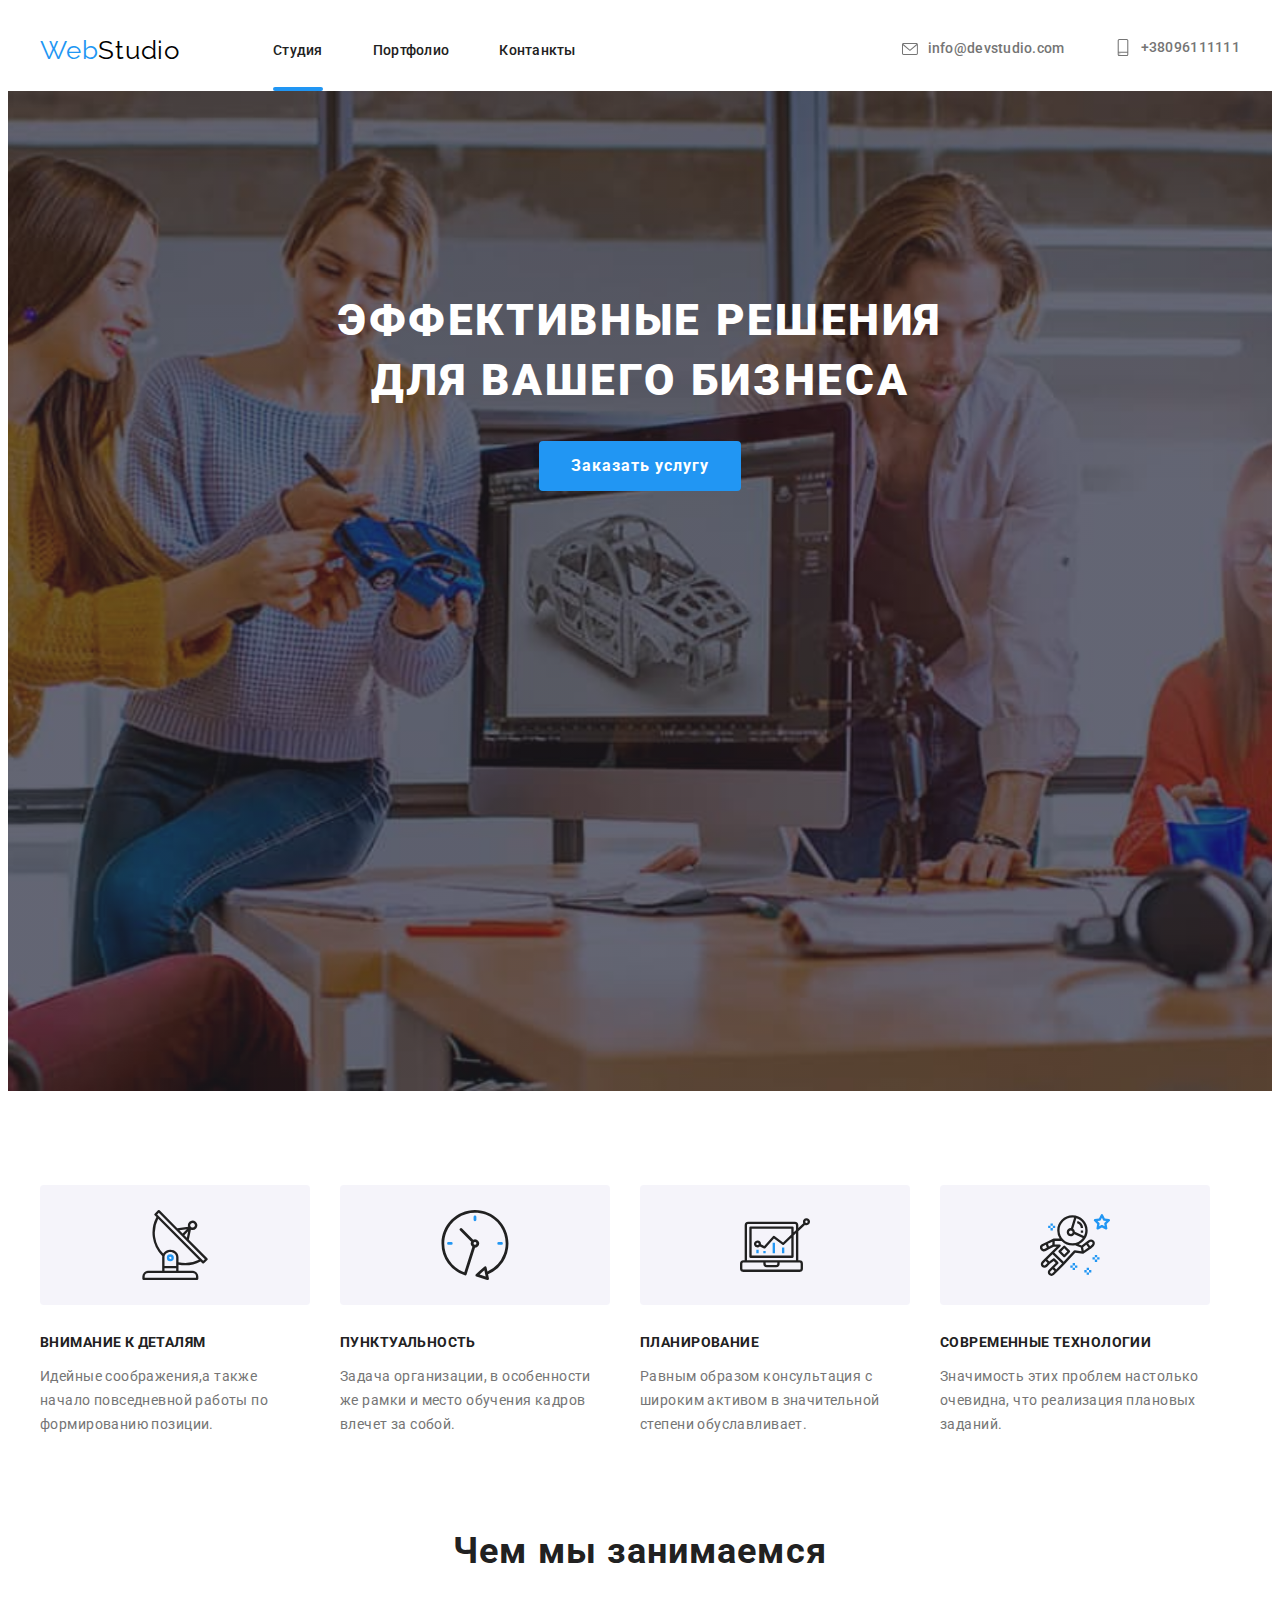
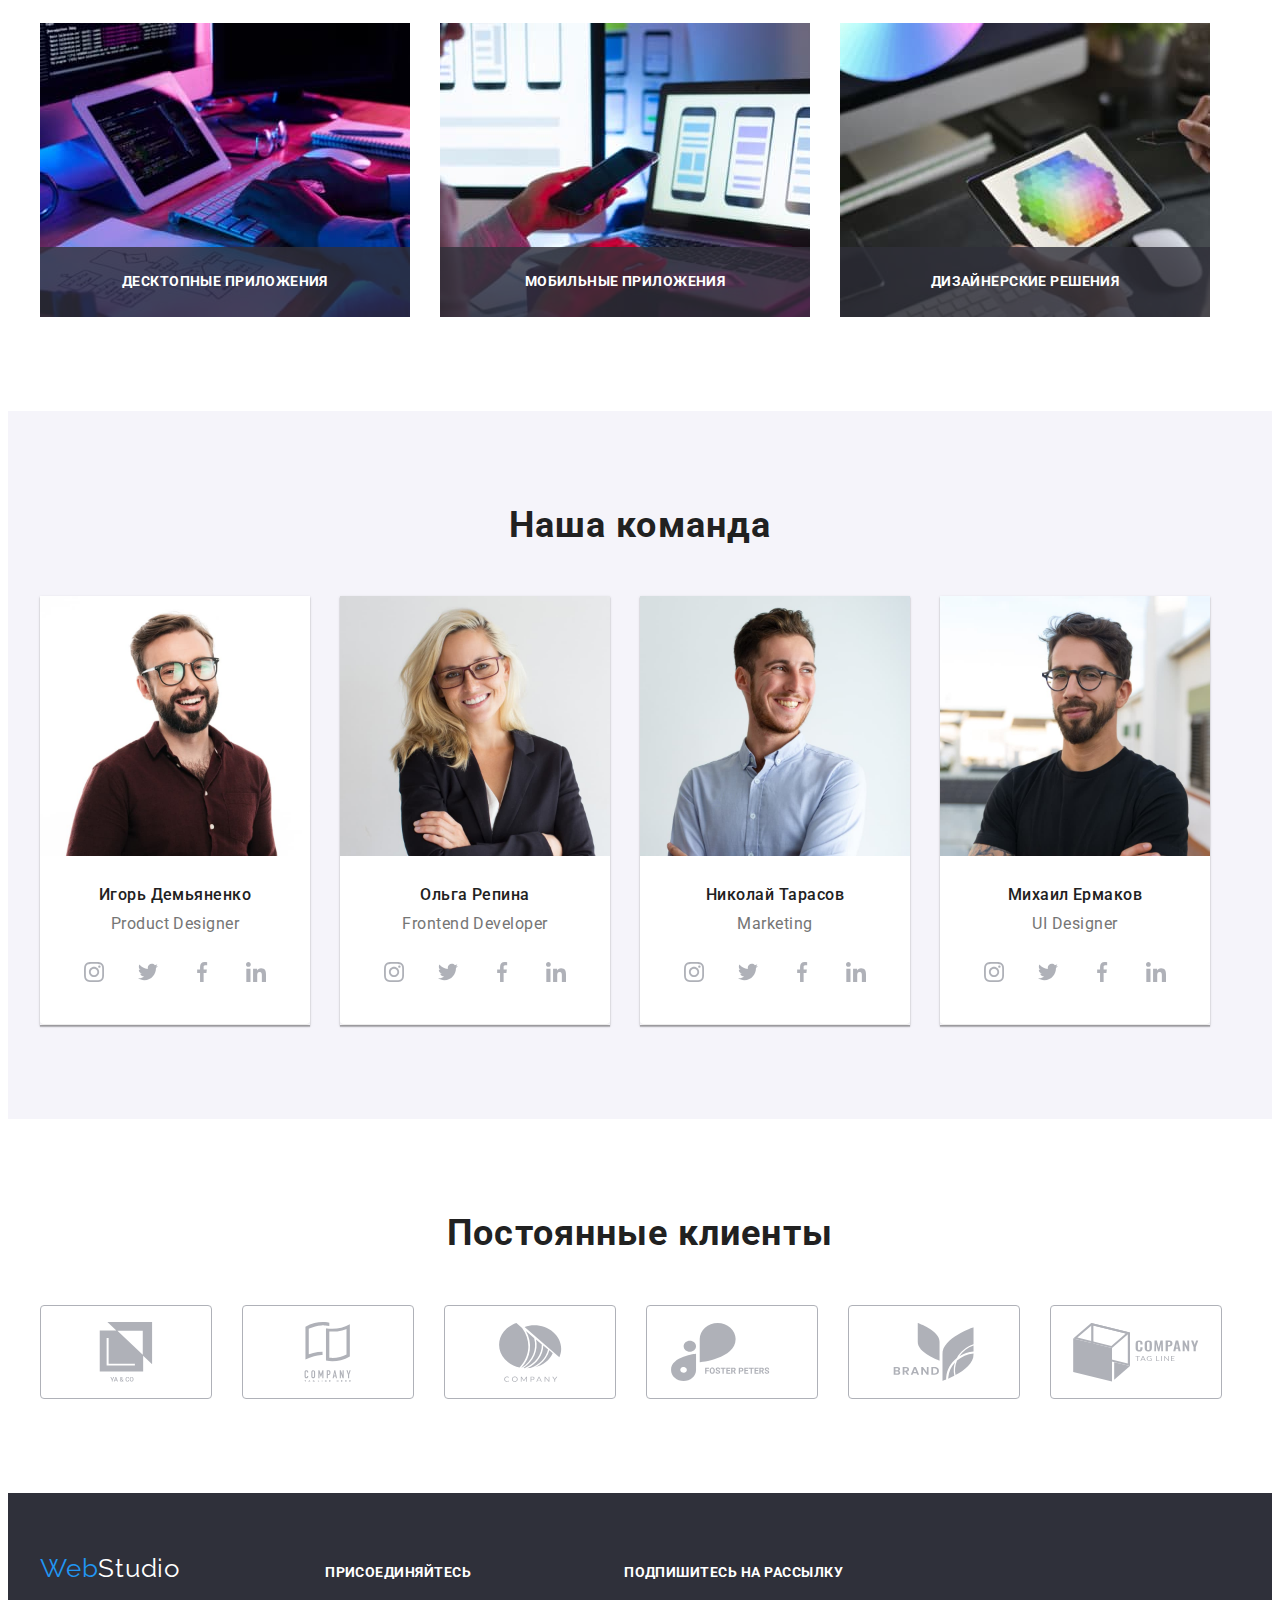
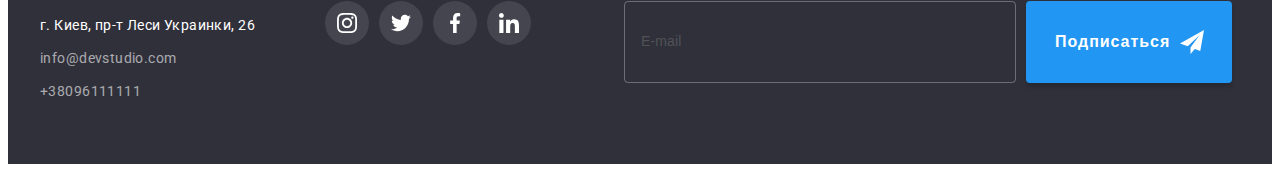
<file: index.html>
<!DOCTYPE html>
    <html lang="ru">
    <head>
    <meta charset="UTF-8">
    <meta http-equiv="X-UA-Compatible" content="IE=edge">
    <meta name="viewport" content="width=device-width, initial-scale=1.0">
    <title>Document</title>
    
    <link href="https://fonts.googleapis.com/css2?family=Raleway:wght@700&family=Roboto:wght@400;500;700;900&display=swap"
    rel="stylesheet">

     <link rel="stylesheet" href="https://cdnjs.cloudflare.com/ajax/libs/modern-normalize/1.1.0/modern-normalize.min.css"
            integrity="sha512-wpPYUAdjBVSE4KJnH1VR1HeZfpl1ub8YT/NKx4PuQ5NmX2tKuGu6U/JRp5y+Y8XG2tV+wKQpNHVUX03MfMFn9Q=="
            crossorigin="anonymous" referrerpolicy="no-referrer" />


     <link rel="stylesheet" href="./css/styles.css">

   
     </head>

     <body>

    

                                                                <!-- Nav_General_Header -->



        <header>

        <div class="container header-container ">
        
        <nav class="nav">


        <a class="full-logo-heder" href="./index.html"><div class="logo-web">Web</div>
        <div class="logo-studio">Studio</div></a>
    
        <ul class="site-nav list">


        <li class="item"><a href="./index.html" class="link-navi stud">Студия</a></li>
        <li class="item"><a href="./portfolio.html" class="link-navi">Портфолио</a></li>
        <li class="item"><a href="Contacts" class="link-navi cont ">Контанкты</a></li>

        </ul>

        </nav>

        

        <ul class="auth-nav list">

        <li class="item"><a href="mailto:info@devstudio.com" class="link"> <svg class="item-icon"> 
            <use href="./images/symbol-defs2.svg#icon-envelope"></use></svg> info@devstudio.com</a></li>


        <li class="item"><a href="tel:+380961111111" class="link"> <svg class="item-icon2">
            <use href="./images/symbol-defs2.svg#icon-smartphone"></use>
        </svg> +38096111111</a></li>
        
        </ul>

        </div>

        </header>
    
        <main>





                                                                      <!-- Hero  -->






        <section class="section hero overlay">

        <h1 class="hero-title">Эффективные решения <br> для вашего бизнеса </h1>

        <button data-modal-open class="hero-button" type="button" value="Заказать услугу" >Заказать услугу</button>

        </section>

    
        <div class="backdrop is-hidden" data-modal>
            <div class="modal"> <button class="close-but" data-modal-close><svg class="close-cross"><use href="./images/icons.svg#icon-closeblack"></use></svg></button>
            
            <h2 class="modal-title">Оставьте свои данные, мы вам перезвоним</h2>
            
                                             <!-- FORM -->



            
            <form class="modal-form" name="modal">
                <div class="form-item">
                    <label class="form-label">
                        Имя
                        <span class="form-box">
                            <svg class="modal-icon" width="18" height="18">
                                <use href="./images/icons.svg#icon-person-black-18dp-1"></use>
                            </svg>
                            <input class="modal-input" type="text" name="name">
                        </span>
            
                    </label>
                </div>
            
                <div class="form-item">
                    <label class="form-label">
                        Телефон
                        <span class="form-box">
                            <svg class="modal-icon" width="18" height="18">
                                <use href="./images/icons.svg#icon-phoneblack"></use>
                            </svg>
                            <input class="modal-input" type="tel" name="tel">
                        </span>
                    </label>
                </div>
            
                <div class="form-item">
                    <label class="form-label">
                        Почта
                        <span class="form-box">
                            <svg class="modal-icon" width="18" height="18">
                                <use href="./images/icons.svg#icon-emailblack"></use>
                            </svg>
                            <input class="modal-input" type="email" name="email">
                        </span>
                    </label>
                </div>
            
                <div class="form-item comment">
                    <label class="form-label comment-label">
                        Комментарий
                        <textarea class="modal-input comment-input" name="feedback" rows="6" placeholder="Введите текст"></textarea>
                    </label>
                </div>
            
                <label class="label-check">
                    <input class="input-cneck" type="checkbox" name="agreement" value="agree">
                    <svg class="check-icon" width="16" height="15">
                        <use href="./images/symbol-defs2.svg#icon-Vector-2"></use>
                    </svg>
                    Соглашаюсь с рассылкой и принимаю &nbsp;
                    <a class="check-link" href="">Условия договора</a>
                </label>
            
                <button class="form-button" type="submit"><span class="button-text">Отправить</span></button>
            </form>
            </div>

            </div>
        


                                                                    <!-- section_about -->



        
        <section class="section">

        <div class="container"> 



            <ul class="about list">

            <li class="items icon-antenna"> 
                <div class="back-list"><svg class="icon-about">
                    <use href="./images/symbol-defs2.svg#icon-antenna"></use>
                </svg></div>
            <h3 class="section-title-about">Внимание к деталям</h3> 
            <p class="about-style">Идейные соображения,а также начало повседневной работы по формированию позиции.</p></li>

            <li class="items icon-clock"><div class="back-list"><svg class="icon-about">
                <use href="./images/symbol-defs2.svg#icon-clock"></use>
            </svg></div><h3 class="section-title-about">Пунктуальность</h3> 
            <p class="about-style">Задача организации, в особенности же рамки и место обучения кадров влечет за собой.</p></li>

            <li class="items icon-diagram"><div class="back-list"><svg class="icon-about">
                <use href="./images/symbol-defs2.svg#icon-diagram"></use>
            </svg></div><h3 class="section-title-about">Планирование</h3>
            <p class="about-style">Равным образом консультация с широким активом в значительной степени обуславливает.</p></li>

            <li class="items icon-astronaut"><div class="back-list"><svg class="icon-about">
                <use href="./images/symbol-defs2.svg#icon-astronaut"></use>
            </svg></div><h3 class="section-title-about"> Современные технологии</h3>
            <p class="about-style">Значимость этих проблем настолько очевидна, что реализация плановых заданий.</p> </li>

        </ul>
        
        </div>
        
        </section>
     




                                                            <!-- section what_we_do -->





        
        <section class="section whatwedo">
        
        <div class="container">

        <h2 class="section-title-block">Чем мы занимаемся</h2>

        <ul class="list what-we-do">

            
            <li class="what-we"><a class="img-what-we-do" href="Web-sites"> <img class="img-what-we-do" src="./images/box1.jpg" width="370" alt="людина переносить з макету на папері у пк у вебформат html" /> </a>
            <div class="thumb">
                <p class="text-thumb">Десктопные приложения</p>
            </div> </li> 
            

            <li class="what-we"><a class="img-what-we-do" href="mobileapplications"> <img src="./images/box2.jpg" width="370" alt="людина розробляє мобильну версію сайту на телефоні і пк" /></a>
            <div class="thumb">
                <p class="text-thumb">Мобильные приложения</p>
            </div> </li>

            <li class="what-we"><a class="img-what-we-do" href="desigens"> <img  src="./images/box3.jpg" width="370" alt="людина виберає колір для майбутьного сайту дизайн" /> </a>
            <div class="thumb">
                <p  class="text-thumb">Дизайнерские решения</p>
            </div>  </li>
            

        </ul>

        </div>

        </section>

            
    


                                                             <!-- Our_Team -->


       


        <section class="section our-team">

        <div class="container">

        <h2 class="section-title-block" >Наша команда</h2>

        <ul class="img list">
           
        <li class="full-card-team"><img class="imgs-team" src="./images/img1.jpg" width="270" alt="член команди мужик"/>
        
        <div class="team-cards">

        <h3 class="team-title">Игорь Демьяненко</h3> 
        
        <p class="section-subscribe" lang="en">Product Designer </p> 



        
            
               
        <ul class="add-list-team list">
                    
        <li class="list-item-team">
        <a href="" class="box-item-team">
        <svg class="icon-team">
        <use href="./images/symbol-defs2.svg#icon-instagram"></use>
        </svg> 
        </a>
        </li>
            
            
        <li class="list-item-team">
        <a href="" class="box-item-team">
        <svg class="icon-team">
        <use href="./images/symbol-defs2.svg#icon-twitter"></use>
        </svg> 
        </a>
        </li>
            
            
        <li class="list-item-team">
        <a href="" class="box-item-team">
        <svg class="icon-team">
        <use href="./images/symbol-defs2.svg#icon-facebook"></use>
        </svg>
        </a>
        </li>
        
        <li class="list-item-team">
        <a href="" class="box-item-team">
        <svg class="icon-team">
        <use href="./images/symbol-defs2.svg#icon-linkedin"></use>
        </svg>
        </a>
        </li>
        </ul>
            
        </div>

        
        
        </li>

        <li class="full-card-team"><img class="imgs-team" src="./images/img-2.jpg" width="270" alt="член команди баба" /> 
        <div class="team-cards"><h3 class="team-title">Ольга Репина</h3>
        <p class="section-subscribe" lang="en">Frontend Developer</p> 


        
        
        <ul class="add-list-team list">
        
        <li class="list-item-team">
        <a href="" class="box-item-team">
        <svg class="icon-team">
        <use href="./images/symbol-defs2.svg#icon-instagram"></use>
        </svg>
        </a>
        </li>
        
        
        <li class="list-item-team">
        <a href="" class="box-item-team">
        <svg class="icon-team">
        <use href="./images/symbol-defs2.svg#icon-twitter"></use>
        </svg>
        </a>
        </li>
        
        
        <li class="list-item-team">
        <a href="" class="box-item-team">
        <svg class="icon-team">
        <use href="./images/symbol-defs2.svg#icon-facebook"></use>
        </svg>
        </a>
        </li>

        <li class="list-item-team">
        <a href="" class="box-item-team">
        <svg class="icon-team">
        <use href="./images/symbol-defs2.svg#icon-linkedin"></use>
        </svg>
        </a>
        </li>
        </ul>
        
        
        </div>
        </li>      

        <li class="full-card-team"><img class="imgs-team" src="./images/img-3.jpg" width="270" alt="член команди мужик" /> 
        <div class="team-cards"><h3 class="team-title">Николай Тарасов</h3> 
        <p class="section-subscribe" lang="en">Marketing</p> 
        
        
           
        
        
            <ul class="add-list-team list">
        
            <li class="list-item-team">
            <a href="" class="box-item-team">
            <svg class="icon-team">
            <use href="./images/symbol-defs2.svg#icon-instagram"></use>
            </svg>
            </a>
            </li>
        
        
            <li class="list-item-team">
            <a href="" class="box-item-team">
            <svg class="icon-team">
            <use href="./images/symbol-defs2.svg#icon-twitter"></use>
            </svg>
            </a>
            </li>
        
        
            <li class="list-item-team">
            <a href="" class="box-item-team">
            <svg class="icon-team">
            <use href="./images/symbol-defs2.svg#icon-facebook"></use>
            </svg>
            </a>
            </li>
            <li class="list-item-team">
            <a href="" class="box-item-team">
            <svg class="icon-team">
            <use href="./images/symbol-defs2.svg#icon-linkedin"></use>
            </svg>
            </a>
            </li>
            </ul>
        
            
            </div> 
            </li>   

            <li class="full-card-team"><img class="imgs-team" src="./images/img-4.jpg" width="270" alt="член команди мужик" /> 
            <div class="team-cards"><h3 class="team-title">Михаил Ермаков</h3> 
            <p class="section-subscribe" lang="en">UI Designer</p>

            
        
        
            <ul class="add-list-team list">
        
                <li class="list-item-team">
                <a href="" class="box-item-team">
                <svg class="icon-team">
                <use href="./images/symbol-defs2.svg#icon-instagram"></use>
                </svg>
                </a>
                </li>
        
        
                <li class="list-item-team">
                <a href="" class="box-item-team">
                <svg class="icon-team">
                <use href="./images/symbol-defs2.svg#icon-twitter"></use>
                </svg>
                </a>
                </li>
        
        
                <li class="list-item-team">
                <a href="" class="box-item-team">
                <svg class="icon-team">
                <use href="./images/symbol-defs2.svg#icon-facebook"></use>
                </svg>
                </a>
                </li>

                <li class="list-item-team">
                <a href="" class="box-item-team">
                <svg class="icon-team">
                <use href="./images/symbol-defs2.svg#icon-linkedin"></use>
                </svg>
                </a>
                </li>
                </ul>
        
                
                </div>
                </li>
        
                </ul>

                </div>

                </section>





                                                                  <!-- Our_clients -->





        <section class="section our-clients">

        <div class="container">

        <h2 class="section-title-block">Постоянные клиенты</h2>

            <ul class="clients list">

                

             <li class="items-clients"><a href="" class="clients-link"> 
                <svg class="clients-pic"> <use href="./images/symbol-defs2.svg#icon-group"></use> 
                </svg>
             </a></li>

                
                
                

            <li class="items-clients"><a href="" class="clients-link"> 
                <svg class="clients-pic"> <use href="./images/symbol-defs2.svg#icon-group-2"></use> 
                </svg>
            </a></li>

                
                
                

            <li class="items-clients"><a href="" class="clients-link"> 
                <svg class="clients-pic"> <use href="./images/symbol-defs2.svg#icon-group-3"></use> 
                </svg>
            </a></li>

               

                

            <li class="items-clients"><a href="" class="clients-link"> 
                <svg class="clients-pic"> <use href="./images/symbol-defs2.svg#icon-group-4"></use> 
                </svg>
            </a></li>

                

                

            <li class="items-clients"><a href="" class="clients-link"> 
                <svg class="clients-pic"> <use href="./images/symbol-defs2.svg#icon-group-5"></use> 
                </svg>
            </a></li>

                

                
            
            <li class="items-clients"><a href="" class="clients-link"> 
                <svg class="clients-pic"> <use href="./images/symbol-defs2.svg#icon-group-6"></use> 
                </svg>
            </a></li>
                
                

            </ul>
            </div>
        </section>

        </main>

        



    
                                                                  <!-- footer  -->






<footer class="footer">

    <div class="footer-container">

        <div class="footer-first-part">

            <a class="full-logo-footer" href="./index.html"><span class="logo-web">Web</span>
                <span class="logo-studio-footer">Studio</span></a>

            <address class="address">

                <ul class="footer-nav list">

                    <li class="footer-links"><a href="https://goo.gl/maps/Q7D6K2XyAyDVqcr17" class="footer-adress link"
                            rel="noopener noreferrer" target="_blank">г. Киев, пр-т Леси Украинки, 26</a></li>
                    <li class="footer-links"><a href="mailto:info@devstudio.com"
                            class="footer-link link">info@devstudio.com</a></li>
                    <li class="footer-links"><a href="tel:+380961111111" class="footer-link link">+38096111111</a></li>

                </ul>

            </address>

        </div>


        <div class="add">

            <h3 class="add-title">присоединяйтесь</h3>
            <ul class="add-list list">
                <li class="list-item">
                    <a href="" class="box-item">
                        <svg class="icon">
                            <use href="./images/symbol-defs2.svg#icon-instagram"></use>
                        </svg>

                    </a>

                </li>


                <li class="list-item">
                    <a href="" class="box-item">
                        <svg class="icon">
                            <use href="./images/symbol-defs2.svg#icon-twitter"></use>
                        </svg>

                    </a>

                </li>


                <li class="list-item">
                    <a href="" class="box-item">
                        <svg class="icon">
                            <use href="./images/symbol-defs2.svg#icon-facebook"></use>
                        </svg>
                    </a>
                </li>
                <li class="list-item">
                    <a href="" class="box-item">
                        <svg class="icon">
                            <use href="./images/symbol-defs2.svg#icon-linkedin"></use>
        </svg>

        </a>

        </li>

        </ul>

        </div>

                                 <!-- subscribe form footer -->

<div class="subscribe">
    <h2 class="subscribe-title">Подпишитесь на рассылку</h2>
    <form name="subscribe" autocomplete="on" class="subscribe-form">
        <input type="email" name="email" placeholder="E-mail" class="subscribe-input">
        <button class="subscribe-button" type="submit">
            <span class="button-text">Подписаться</span>
            <svg class="subscribe-icon" width="24" height="24">
                <use href="./images/icons.svg#icon-telegramair"></use>
            </svg>
        </button>
    </form>
</div>



                                <!-- and subscriber -->
    </div>

</footer>
<script src="./modal.js"></script>
</body>


</html>
</file>
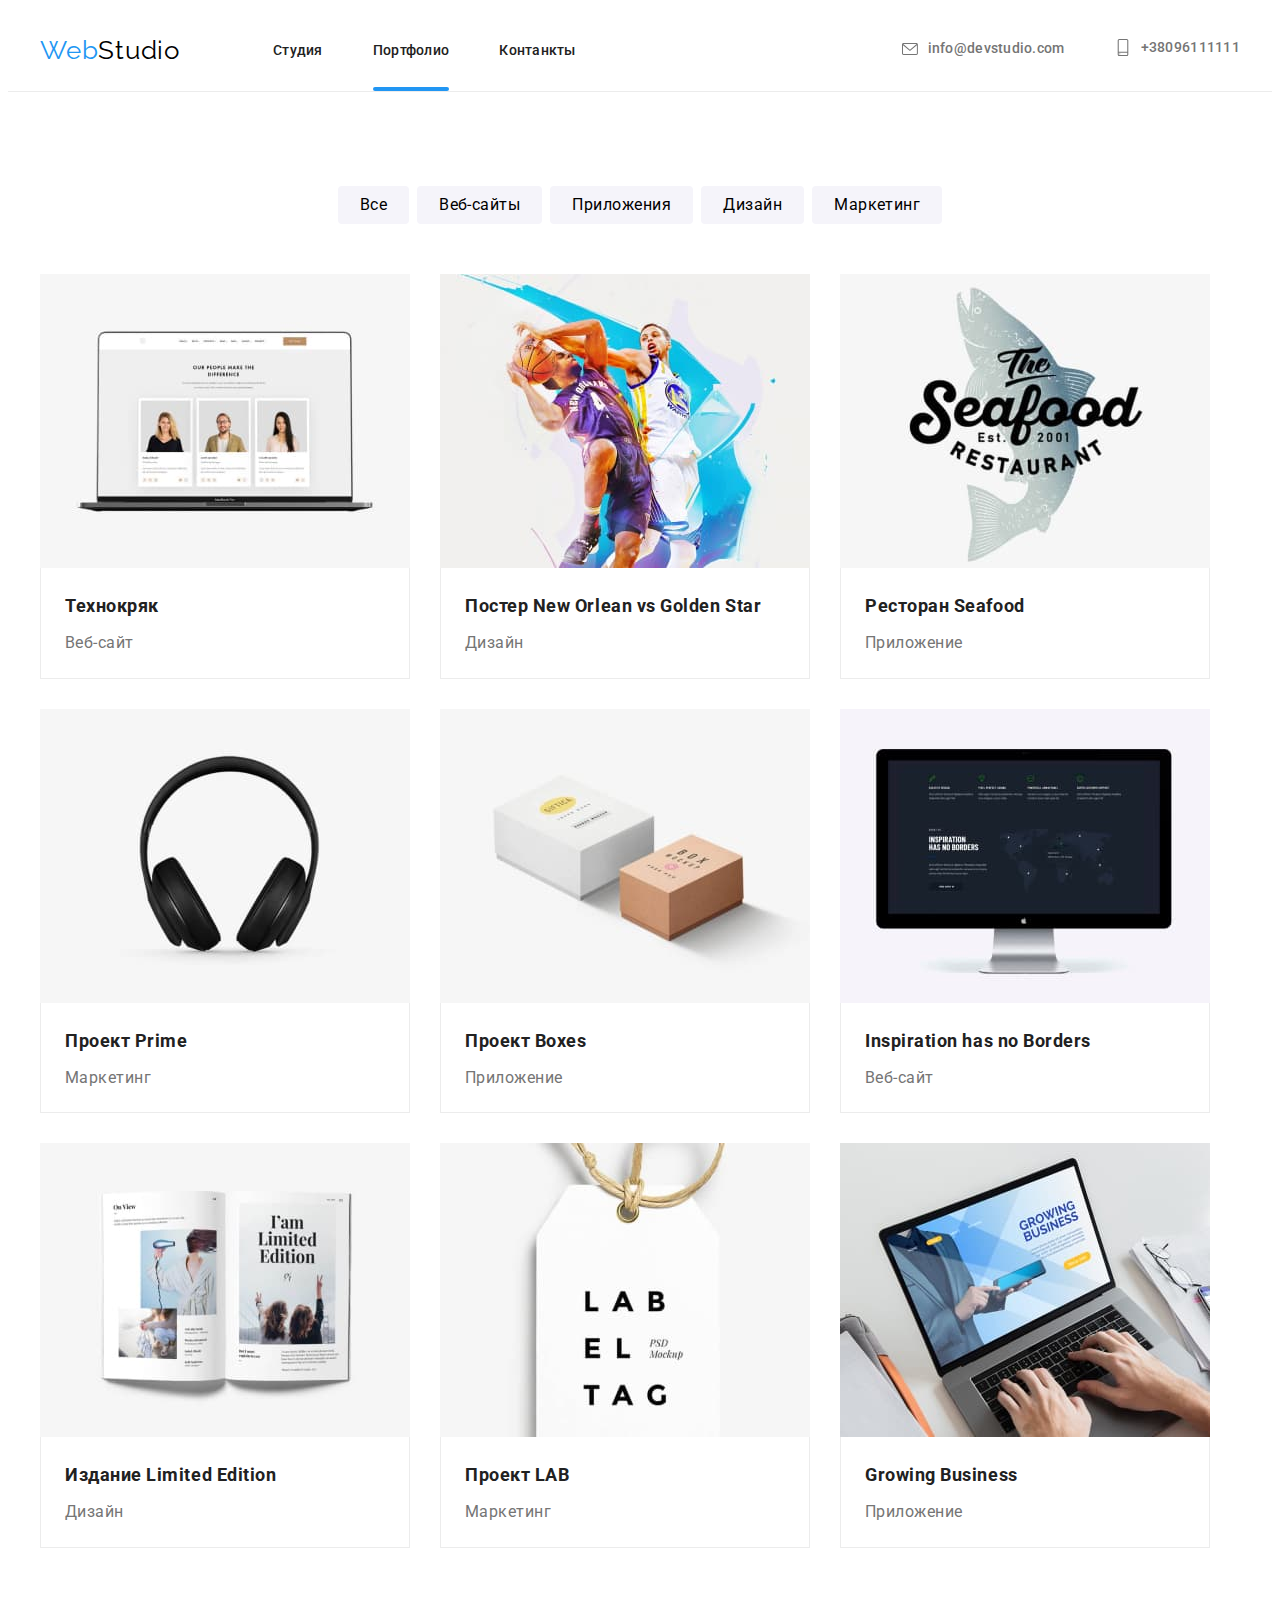
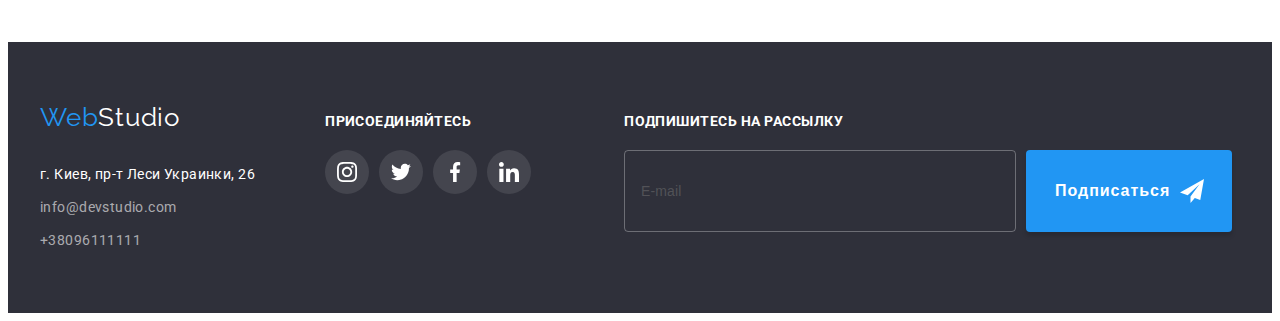
<file: portfolio.html>
<!DOCTYPE html>
<html lang="ru">

<head>
   <meta charset="UTF-8">
   <meta http-equiv="X-UA-Compatible" content="IE=edge">
   <meta name="viewport" content="width=device-width, initial-scale=1.0">
   <title>Document</title>

   <link
      href="https://fonts.googleapis.com/css2?family=Raleway:wght@700&family=Roboto:wght@400;500;700;900&display=swap"
      rel="stylesheet">

   <link rel="stylesheet" href="https://cdnjs.cloudflare.com/ajax/libs/modern-normalize/1.1.0/modern-normalize.min.css"
      integrity="sha512-wpPYUAdjBVSE4KJnH1VR1HeZfpl1ub8YT/NKx4PuQ5NmX2tKuGu6U/JRp5y+Y8XG2tV+wKQpNHVUX03MfMFn9Q=="
      crossorigin="anonymous" referrerpolicy="no-referrer" />

   <!-- <link href="https://cdnjs.cloudflare.com/ajax/libs/modern-normalize/1.1.0/modern-normalize.min.css" /> -->

   <link rel="stylesheet" href="./css/styles.css">



</head>

<body>

   <header class="border-up">

      <div class="container header-container ">

         <nav class="nav">


            <a class="full-logo-heder" href="./index.html">
               <div class="logo-web">Web</div>
               <div class="logo-studio">Studio</div>
            </a>

            <ul class="site-nav list">


               <li class="item"><a href="./index.html" class="link-navi">Студия</a></li>
               <li class="item"><a href="./portfolio.html" class="link-navi portf ">Портфолио</a></li>
               <li class="item"><a href="Contacts" class="link-navi cont ">Контанкты</a></li>

            </ul>

         </nav>


         <div class="contacts">

            <ul class="auth-nav list">

               <li class="item"><a href="mailto:info@devstudio.com" class="link"> <svg class="item-icon">
                        <use href="./images/symbol-defs2.svg#icon-envelope"></use>
                     </svg> info@devstudio.com</a></li>


               <li class="item"><a href="tel:+380961111111" class="link"> <svg class="item-icon2">
                        <use href="./images/symbol-defs2.svg#icon-smartphone"></use>
                     </svg> +38096111111</a></li>

            </ul>

         </div>

      </div>

   </header>

   <main>


      <!-- Buttons_for_flters_on_site -->


      <section class="section">


         <div class="container">

            <ul class="list but filter-buttons ">

               <li class="buttons"><button type="button" value="Все">Все</button></li>
               <li class="buttons"><button type="button" value="Веб-сайты">Веб-сайты</button></li>
               <li class="buttons"><button type="button" value="Приложения">Приложения</button></li>
               <li class="buttons"><button type="button" value="Дизайн">Дизайн</button></li>
               <li class="buttons"><button type="button" value="Маркетинг">Маркетинг</button></li>

            </ul>


            <!-- sections_of_our_projects_img-->



            <ul class="list pictures">



               <li class="pictur">

                  <a href="Технокряк" class="imgs">




                     <div class="image-thumb">


                        <img src="./images/1.jpg" width="370" alt="ноутбук з відкритим сайтом" />


                        <div class="text-thumb-portf">
                           <p> Thanks God i can do this block</p>
                        </div>
                     </div>



                     <div class="portfolio-pic">
                        <h3 class="section-titles-portfolio">Технокряк</h3>
                        <p class="subscribing-text">Веб-сайт</p>
                     </div>
                  </a>
               </li>







               <li class="pictur"> <a href="Постер_New_Orlean_vs_Golden_Star" class="imgs">

                     <div class="image-thumb">

                     <img src="./images/2.jpg" width="370" alt="два баскетболіста у стрибку з мьячем" />
                     
                     <div class="text-thumb-portf">
                        <p> Thanks God i can do this block</p>
                     </div>
                     </div>
                     
                     <div class="portfolio-pic">
                        <h3 class="section-titles-portfolio">Постер New Orlean vs Golden Star</h3>
                        <p class="subscribing-text">Дизайн</p>
                     </div>
                  </a></li>

               <li class="pictur"> <a href="Ресторан_Seafood" class="imgs">

                  <div class="image-thumb">
                     <img src="./images/3.jpg" width="370" alt="логотип" />
                     <div class="text-thumb-portf">
                        <p> Thanks God i can do this block</p>
                     </div>
                     </div>

                     <div class="portfolio-pic">
                        <h3 class="section-titles-portfolio">Ресторан Seafood</h3>
                        <p class="subscribing-text">Приложение</p>
                     </div>
                  </a></li>



               <li class="pictur"> <a href="Проект_Prime" class="imgs">

                  <div class="image-thumb">

                     <img src="./images/4.jpg" width="370" alt="навушники" />

                     <div class="text-thumb-portf">
                        <p> Thanks God i can do this block</p>
                     </div>
                     </div>

                     <div class="portfolio-pic">
                        <h3 class="section-titles-portfolio">Проект Prime</h3>
                        <p class="subscribing-text">Маркетинг</p>
                     </div>
                  </a></li>

               <li class="pictur"> <a href="Проект_Boxes" class="imgs">

                     <div class="image-thumb">

                     <img src="./images/5.jpg" width="370" alt="дві коробочки" />

                     <div class="text-thumb-portf">
                        <p> Thanks God i can do this block</p>
                     </div>
                     </div>

                     <div class="portfolio-pic">
                        <h3 class="section-titles-portfolio">Проект Boxes</h3>
                        <p class="subscribing-text">Приложение</p>
                     </div>
                  </a></li>

               <li class="pictur"> <a href="Inspiration_has_no_Borders" class="imgs">

                     <div class="image-thumb">
                     <img src="./images/6.jpg" width="370" alt="монітор з данними" />
                     <div class="text-thumb-portf">
                        <p> Thanks God i can do this block</p>
                     </div>
                     </div>

                     <div class="portfolio-pic">
                        <h3 class="section-titles-portfolio">Inspiration has no Borders</h3>
                        <p class="subscribing-text">Веб-сайт</p>
                     </div>
                  </a></li>



               <li class="pictur"> <a href="Издание_Limited_Edition" class="imgs">

                     <div class="image-thumb">
                     <img src="./images/7.jpg" width="370" alt="розгорнута книжка" />

                        <div class="text-thumb-portf">
                           <p> Thanks God i can do this block</p>
                        </div>
                        </div>

                     <div class="portfolio-pic">
                        <h3 class="section-titles-portfolio">Издание Limited Edition</h3>
                        <p class="subscribing-text">Дизайн</p>
                     </div>
                  </a></li>

               <li class="pictur"> <a href="Проект_LAB" class="imgs">

                     <div class="image-thumb">
                     <img src="./images/8.jpg" width="370" alt="бірочка брилок з надписом" />

                  <div class="text-thumb-portf">
                     <p> Thanks God i can do this block</p>
                  </div>
                  </div>

                     <div class="portfolio-pic">
                        <h3 class="section-titles-portfolio">Проект LAB</h3>
                        <p class="subscribing-text">Маркетинг</p>
                     </div>
                  </a></li>

               <li class="pictur"> <a href="Growing_Business" class="imgs">

                     <div class="image-thumb">
                     <img src="./images/9.jpg" width="370" alt="людина друкує на ноутбуці" />
                           <div class="text-thumb-portf">
                              <p> Thanks God i can do this block</p>
                           </div>
                           </div>

                     <div class="portfolio-pic">
                        <h3 class="section-titles-portfolio">Growing Business</h3>
                        <p class="subscribing-text">Приложение</p>
                     </div>
                  </a></li>

            </ul>



         </div>

      </section>

   </main>



   <!-- and_footer_of_our_site-->



   <footer class="footer">

      <div class="footer-container">

         <div class="footer-first-part">

            <a class="full-logo-footer" href="./index.html"><span class="logo-web">Web</span>
               <span class="logo-studio-footer">Studio</span></a>

            <address class="address">

               <ul class="footer-nav list">

                  <li class="footer-links"><a href="https://goo.gl/maps/Q7D6K2XyAyDVqcr17" class="footer-adress link"
                        rel="noopener noreferrer" target="_blank">г. Киев, пр-т Леси Украинки, 26</a></li>
                  <li class="footer-links"><a href="mailto:info@devstudio.com"
                        class="footer-link link">info@devstudio.com</a></li>
                  <li class="footer-links"><a href="tel:+380961111111" class="footer-link link">+38096111111</a></li>

               </ul>

            </address>

         </div>


         <div class="add">

            <h3 class="add-title">присоединяйтесь</h3>
            <ul class="add-list list">
               <li class="list-item">
                  <a href="" class="box-item">
                     <svg class="icon">
                        <use href="./images/symbol-defs2.svg#icon-instagram"></use>
                     </svg>

                  </a>

               </li>


               <li class="list-item">
                  <a href="" class="box-item">
                     <svg class="icon">
                        <use href="./images/symbol-defs2.svg#icon-twitter"></use>
                     </svg>

                  </a>

               </li>


               <li class="list-item">
                  <a href="" class="box-item">
                     <svg class="icon">
                        <use href="./images/symbol-defs2.svg#icon-facebook"></use>
                     </svg>
                  </a>
               </li>
               <li class="list-item">
                  <a href="" class="box-item">
                     <svg class="icon">
                        <use href="./images/symbol-defs2.svg#icon-linkedin"></use>
                     </svg>

                  </a>

               </li>

            </ul>

         </div>

                  <!-- subscribe form footer -->
                  
                  <div class="subscribe">
                     <h2 class="subscribe-title">Подпишитесь на рассылку</h2>
                     <form name="subscribe" autocomplete="on" class="subscribe-form">
                        <input type="email" name="email" placeholder="E-mail" class="subscribe-input">
                        <button class="subscribe-button" type="submit">
                           <span class="button-text">Подписаться</span>
                           <svg class="subscribe-icon" width="24" height="24">
                              <use href="./images/icons.svg#icon-telegramair"></use>
                           </svg>
                        </button>
                     </form>
                  </div>
                  
                  
                  
                  <!-- and subscriber -->



      </div>

   </footer>
</body>


</html>
</file>
<file: css/styles.css>
:root {
    --primary-text-color:#757575;
    --title-text-color:#212121;
    --accent-color:#2196F3;
    --passive-color-button:#F5F4FA;
 }

 body {

    color: var(--primary-text-color);
    background-color: #ffffff;
    font-family: roboto, sans-serif;
    letter-spacing: 0.03em;
 } 

  img {
     display: block;
     padding: 0;
     margin: 0;
     height: auto;
     max-width: 100%;
  }

 .list {
    list-style: none;
    padding: 0px;
    margin: 0px;
    display: block;
 }

 a {
    text-decoration: none;
 }

 /* all sections */

 .section {
    padding-top: 94px;
    padding-bottom: 94px;
 }

 /* h2 */
 .section-title-block {
    margin-top: 0px;
    margin-bottom: 50px;
    font-weight: 700;
    font-size: 36px;
    line-height: 1.16;
    text-align: center;
    letter-spacing: 0.03em;
    color: var(--title-text-color)
 }





            /* **********START DECORATION****** */

                         /* general container */



    
    .container {

   width: 1200px;
   margin: auto;
   padding-left: 15px;
   padding-right: 15px;
   align-items: baseline;
   
    }

    .header-container {

    display: flex;
    /* align-items: center; */
    
    }

    .container .nav {

    display: flex;
   
    }
    .border-up {
    border-bottom: 1px solid #ECECEC;
    }

    .contacts {

    display: flex;
    margin-left: auto;
    }


        
    
                    /* Container Footer */





 .footer-container {
        width: 1200px;
        margin: auto;
        padding-left: 15px;
        padding-right: 15px;
        display: flex;
        align-items: baseline;
    
 }



                    /* Logo */




 .logo-web {
    color: var(--accent-color);
    cursor: default;
    display: flex;}

 .logo-studio {
    color: #000000;
    cursor: default;
    display: flex;}

 .full-logo-heder :focus{
    color: var(--accent-color);
    text-decoration: none;
    cursor: default;
    display: flex;}

 .full-logo-heder {
    font-family: Raleway, sans-serif;
       
    font-size: 26px;
    line-height: 1.19;
    letter-spacing: 0.03em;
    display: flex;}

 .full-logo-heder {
    cursor: default; 
    
    margin-right: 93px;
    padding-top: 23px;
    padding-bottom: 25px;
 }






                    /* Site Nav */






 .site-nav{

    display: flex;
    
  
 }

 .site-nav .link-navi{
        padding-top: 31px;
        padding-bottom: 32px;
        display: flex;

         
 }

 .site-nav .item{
    margin-right: 50px;
 }

 .site-nav .item:last-child{
    margin-right: 0;
 }
 .site-nav .link-navi{
        color: var(--title-text-color);

        font-weight: 500;
        font-size: 14px;
        line-height: 1.14;
        letter-spacing: 0.02em;

         transition-property: color;
            transition-duration: 250ms;
            transition-timing-function: cubic-bezier(0.4, 0, 0.2, 1);
        
    
 }

 .site-nav .link-navi:hover,
 .site-nav .link-navi:focus {
    color: var(--accent-color);
    cursor: default;
 }

 .item{
   position: relative;
 }

 .link-navi::after{
   content: '';
   position: absolute;

   bottom: 0;
   left: 0;

   width: 100%;
   height: 4px;
   
   border-radius: 2px;
   background-color: #2196F3;
   
   
   /* opacity: 0; */
   
   transform: scaleX(0);
   transition: transform 250ms cubic-bezier(0.4, 0, 0.2, 1);
  
   
}

.link-navi:hover::after{
   /* opacity: 1; */
   transform: scaleX(1);
}
.link-navi.stud::after{
   transform: scaleX(1);  
   
}
.link-navi.portf::after{
   transform: scaleX(1);
   /* opacity: 1; */
}
                           /* auth_NAV */






 .auth-nav {
    display: flex;
    margin-left: auto;
   
 }
 .auth-nav .item + .item {
    margin-left: 50px;
   
 }

    .auth-nav .link {
        padding-top: 31px;
        padding-bottom: 32px;
         display: flex;
         align-items: center;
       
        
    }

    .auth-nav .item:last-child {
    margin-right: 0;}


    .auth-nav a {
    fill:var(--primary-text-color);
    color: var(--primary-text-color);
    text-decoration: none;
    cursor: default;

    font-weight: 500;
    font-size: 14px;
    line-height: 1.14;
    letter-spacing: 0.02em;

      transition-property: color,fill;
      transition-duration: 250ms;
      transition-timing-function: cubic-bezier(0.4, 0, 0.2, 1);
    }



    
    .auth-nav .link:hover,
    .auth-nav .link:focus {
    color: var(--accent-color);
    fill: var(--accent-color);
   

    }
    
    
       
    
    .item-icon {
      
      width:16px;
      height:20px;
      margin-right: 10px;
      
     
    }


   .item-icon2 {
   
          width: 16px;
          height: 17px;
          margin-right: 10px;
         
   }



                       /* Main */

                        /* HERO */






 .hero{

    text-align: center;
 }

    .hero-title{

        color: #fff;
        margin-top: 0px;
        margin-bottom: 30px;
        font-weight: 900;
        font-size: 44px;
        line-height: 1.36;
        text-align: center;
        letter-spacing: 0.06em;
        text-transform: uppercase;
        
    }

    .hero {

    padding-top: 200px;
    padding-bottom: 200px;

    }


    .overlay {
   
      max-width: 1600px;
      height: 600px;
      margin-left: auto;
      margin-right: auto;
      
      background-image: linear-gradient(to right, 
      rgba(47, 48, 58, 0.4),
      rgba(47, 48, 58, 0.4)
      ), url('../images/hero.jpg');

      

      background-repeat: no-repeat;
      background-position: center;
      background-size: cover;
     
    }



                    /* Hero Button */






 .hero-button{

    display:inline-block;
    border-radius: 4px;
    padding: 10px 32px;
    min-width: 200px;
    margin-bottom: 0px;

    text-align: center;
    color:#fff;
    background-color:#2196F3 ;
    cursor: pointer;
    font-family: inherit;
    border: transparent;
    outline: none;

    font-weight: 700;
    font-size: 16px;
    line-height: 1.87;
    letter-spacing: 0.06em;
    
    }


      

    .backdrop {

      position: fixed;

      top: 0;
      left: 0;

      width: 100%;
      height: 100%;

         transition-property: opacity, visibility;
         transition-duration: 250ms;
         transition-timing-function: cubic-bezier(0.4, 0, 0.2, 1);
      
      background-color: rgba(0, 0, 0, 0.2);
      z-index: 1;
   }



      .backdrop.is-hidden {

          opacity: 0;
          pointer-events: none;
          visibility: hidden;
   
       }



    .modal {
      
      
      
      position: absolute;

       top: 50%;
       left: 50%;

      transform: translate(-50%, -50%);

      min-width: 528px;
      min-height: 581px;

         padding-top: 40px;
         padding-bottom: 40px;
         padding-left: 41px;
         padding-right: 39px;

      background-color: #FFFFFF;
      border-radius: 4px;
 
      box-shadow: 0px 1px 3px rgba(0, 0, 0, 0.12), 0px 1px 1px rgba(0, 0, 0, 0.14), 0px 2px 1px rgba(0, 0, 0, 0.2);
      border-radius: 4px;
      
      transition: transform 250ms cubic-bezier(0.4, 0, 0.2, 1);
     
      
    }


    
    .close-but{

        
         font-family: inherit;
         border: transparent;
         outline: none;

      
         position: absolute;
            top: 8px;
            right: 8px;
         
            display: flex;
            align-items: center;
            justify-content: center;
          
         
         
            width: 30px;
            height: 30px;
            cursor: pointer;
         
            background-color: #ffffff;
            border: 1px solid rgba(0, 0, 0, 0.1);
            border-radius: 50%;
   
    }

       .close-cross {
          width: 18px;
          height: 18px;
   
          transition: fill 250ms cubic-bezier(0.4, 0, 0.2, 1);
       }
     
       .close-but:hover,
       .close-but:focus{
         fill: var(--accent-color);
       }



                  /*  Modal information text  */

.modal-title {

   font-size: 20px;
   line-height: 1.15;
   text-align: center;

   margin-bottom: 12px;
   margin-top: 0px;
   color: var(--title-text-color);
}
                        /* Modal Form */



.modal-form {
   display: flex;
   flex-direction: column;
   justify-content: center;

   width: 449px;
}

.form-item+.form-item {
   margin-top: 10px;
}

.form-label {
   font-size: 12px;
   line-height: 1.17;
   letter-spacing: 0.01em;

   transition: fill 250ms cubic-bezier(0.4, 0, 0.2, 1);
}

.form-box {
   display: inline-block;
   position: relative;
}

.modal-icon {
   position: absolute;
   top: 50%;
   left: 12px;

   transform: translateY(-50%);

}

.modal-input {
   width: 448px;
   height: 40px;
   padding: 0;
   padding-left: 42px;

   border: 1px solid rgba(33, 33, 33, 0.2);
   border-radius: 4px;

   transition: border 250ms cubic-bezier(0.4, 0, 0.2, 1),
      outline 250ms cubic-bezier(0.4, 0, 0.2, 1);
}

.form-label:focus-within .modal-input {
   outline: none;
   border: 1px solid var(--accent-color);
}

.form-item:focus-within .form-label {
   fill: var(--accent-color);
}

.form-item.comment {
   margin-bottom: 20px;
}

.modal-input.comment-input {
   height: 120px;
   padding: 12px 16px;

   resize: none;
}
/*  */
::placeholder {
    font-size: 14px;
    line-height: 1.14;
    letter-spacing: 0.01em;

    color: rgba(117, 117, 117, 0.5);
}

.label-check {
    height: 24px;
    display: flex;
    align-items: center;
    margin-bottom: 30px;

    font-size: 14px;
    line-height: 1.71px;
}

.check-icon {
    margin-right: 7px;

    fill: #fff;
    border: var(--title-text-color) solid 2px;
    border-radius: 4px;

    transition: border 250ms cubic-bezier(0.4, 0, 0.2, 1), 
                background-color 250ms cubic-bezier(0.4, 0, 0.2, 1);
}

.input-cneck:checked + .check-icon {
    border: var(--accent-color) solid 2px;
    background-color: var(--accent-color);    
}

.input-cneck {
    position: absolute;
    width: 1px;
    height: 1px;
    margin: -1px;
    border: 0;
    padding: 0;

    white-space: nowrap;
    clip-path: inset(100%);
    clip: rect(0 0 0 0);
    overflow: hidden;
}

.check-link{
   color: var(--accent-color);
}

.modal-form .form-button {    
    margin-left: auto;
    margin-right: auto;
    padding-top: 10px;
    padding-right: 55px;
    padding-bottom: 10px;
    padding-left: 56px;

    background-color: var(--accent-color);
    border-radius: 4px;
    border: none;
    box-shadow: 0px 4px 4px rgba(0, 0, 0, 0.15);
    cursor: pointer;

    transition: background-color 250ms cubic-bezier(0.4, 0, 0.2, 1);
}

.form-button .button-text {
    font-weight: 700;
    font-size: 16px;
    line-height: 1.88;        
    letter-spacing: 0.06em;

    color: #FFFFFF;    
}

.modal-form .form-button:hover, 
.modal-form .form-button:focus {
    background-color: #188CE8;    
}


                  /* End modal Infor */
    
                    /* Section_About */





 .section-title-about  {
    font-weight: 700;
    font-size: 14px;
    line-height: 1.14;
    letter-spacing: 0.03em;
    text-transform: uppercase;
    margin-top: 0;
    margin-bottom: 10;
    color: var(--title-text-color)
    
 }

    .about-style {

    font-weight: 400;
    font-size: 14px;
    line-height: 1.71;
    letter-spacing: 0.03em;
    margin: 0;
    color: var(--primary-text-color);

 }

 .list .items {

    width: 270px;
    margin-bottom: 0px;

 }

 .container .list {

    display: flex;
    

 }

 
.about {
   gap: 30px;
}


.back-list {
      width: 270px;
      height: 120px;
      display: flex;
      padding: 0px;
      margin-bottom: 30px;
      background-color: rgba(245, 244, 250, 1);
   
      background-image: linear-gradient(to right,
   
            rgba(245, 244, 250, 1),
            rgba(245, 244, 250, 1));
   
      
      border-radius: 4px;
      align-items: center;
      justify-content: center;
}

.icon-about{
   width: 70px;
   height: 70px;
}



















                /* What We Do  */









 .container .list{
    
    display: flex;
    
 }

 .whatwedo {

    padding-top: 0px;

 }

 .what-we-do{
 gap: 30px;
 

 }


 .what-we{
   position: relative;
 
 }


 .thumb{
   display: flex;
   position: absolute;

      bottom: 0;
      left: 0;

   width: 100%;
   height: 70px ;
   background-color :rgba(47, 48, 58, 0.8);
   
    justify-content: center;
    align-items: center; 
  
 }


 .text-thumb{
      

      font-weight: 700;
      font-size: 14px;
      line-height: 1.14;
      letter-spacing: 0.03em;
      text-transform: uppercase;
      color: #FFFFFF;
     
 }

                /* Our Team  */






            
 .team-title {

     font-weight: 500;
     font-size: 16px;
     line-height: 1.18;
     letter-spacing: 0.03em;
     text-align: center;
     margin:0px;
     color:var(--title-text-color)
     
 }
 
 .img {
gap: 30px;

 }
 .section-subscribe {

        font-weight: 400;
        font-size: 16px;
        line-height: 1.18;
        text-align: center;
        letter-spacing: 0.03em;
        margin: 0px;
        margin-top: 10px;
        margin-bottom: 16px;
       
    }

 .our-team {

    background-color: #F5F4FA;

 }

 .team-cards {

    display: flex;
   flex-direction: column;

    background-color: #FFFFFF;
    padding-top: 30px;
    padding-bottom: 30px;
    border-bottom: 1px solid #ECECEC;
    border-radius: 0px 0px 4px 4px;
    
    

  
 }

 .team-cards {
   
   align-items: center;
   width: 270px;
   
 }

 .list-item-team {
   
   width: 44px;
   height: 44px;

 }
 

.list-item-team:not(.list-item-team:last-child) {
   margin-right: 10px;
}


.box-item-team {
  
   display: flex;
   padding: 12px;
   border-radius: 50%;
   fill: rgb(175, 177, 184);

   transition-property: background-color, fill;
      transition-duration: 250ms;
      transition-timing-function: cubic-bezier(0.4, 0, 0.2, 1);

}

 .icon-team {

    width: 20px;
    height: 20px;

 }



.icon-team:hover,
.icon-team:focus,
.box-item-team:hover,
.box-item-team:focus {
   
   background-color: var(--accent-color);
   fill: #ffffff;
   
   transition-property: background-color, fill;
   transition-duration: 250ms;
   transition-timing-function: cubic-bezier(0.4, 0, 0.2, 1);
}




.full-card-team{

box-shadow: 0px 1px 3px rgba(0, 0, 0, 0.12),
      0px 1px 1px rgba(0, 0, 0, 0.14),
      0px 2px 1px rgba(0, 0, 0, 0.2);
}










               /* Our-clients */


    

 .clients {
   gap: 30px;
 }

 .clients-link{

   fill: #AFB1B8;
   cursor: pointer;
   display: flex;

   align-items: center;

   height: 92px;
   border: 1px solid rgba(175, 177, 184, 1);
   border-radius: 4px;
        
    

      transition-property: color, fill;
      transition-duration: 250ms;
      transition-timing-function: cubic-bezier(0.4, 0, 0.2, 1);
 }
 
 .clients-link:hover,
 .clients-link:focus{
   
   fill: #2196F3;
   border: 1px solid #2196F3;

 }


 .clients-pic{
   
   height: 60px;
   width: 170px;

 }








 



                /* Footer */






 .full-logo-footer:focus {

    color: var(--accent-color);
    text-decoration: none;
    cursor: default;
    display: flex;

 }

 .full-logo-footer{

    font-family: Raleway, sans-serif;

    font-size: 26px;
    line-height: 1.19;
    letter-spacing: 0.03em;
    display: flex;
    margin-bottom: 30px;
    
 }

 .full-logo-footer {

    cursor: default;
    align-items: center;
   
 }


 .address {

    font-style: normal;
    
 }

 .footer-nav .link {

    text-decoration: none;

 }

 .footer-nav .link {

    color: rgba(255, 255, 255, 0.6);
    cursor: default;
   transition-property: color;
      transition-duration: 250ms;
      transition-timing-function: cubic-bezier(0.4, 0, 0.2, 1);
 }


 .footer-nav .link:hover,
 .footer-nav .link:focus {
    color: var(--accent-color);
    cursor: default;

 }


 .footer-nav .footer-adress {

        font-weight: 400;
        font-size: 14px;
        line-height: 1.71;
        letter-spacing: 0.03em;
        color: #FFFFFF;

 }

 .footer-link{

    text-decoration: none;

 }

 .footer-link {
   
    cursor: default;

 }
 
 .footer-nav .footer-link {

    font-weight: 400;
    font-size: 14px;
    line-height: 1.71;
    letter-spacing: 0.03em;

 }

 .second-part-footer{
   margin-right: 70px;
 }
 
 .footer{

    background-color: #2F303A;
    padding-top: 60px;
    padding-bottom: 60px;

 }

 .logo-studio-footer {

    color: #fff;

 }


 .footer-links{

    margin-bottom:9px ;

 }

 .footer-first-part {
   margin-right: 70px;
 }
 .footer-links:last-child{

    margin-bottom: 0px;
   
   }
 
                           /* ADD TO FOOTER */


      .add {
         width: 206px;
        margin-right: 93px;
      }
   
      .add-title {
         font-size: 14px;
         line-height: 1.14;
         text-transform: uppercase;
         margin-bottom: 20px;
         margin-top: 0px;
         color: #FFFFFF;
         
      }
   
      .add-list {
         display: flex;
         width: 206px;
         height: 44px;
         
      }
   
      .list-item {
         width: 44px;
         height: 44px;
         
      }
   
      .list-item:not(.footer .list-item:last-child) {
         margin-right: 10px;
      }
   
      .box-item {
         display: flex;
         padding: 12px;
         border-radius: 50%;
         background-color: rgba(255, 255, 255, 0.1);
         
         transition-property: background-color;
            transition-duration: 250ms;
            transition-timing-function: cubic-bezier(0.4, 0, 0.2, 1);
      }
   
      .footer .box-item:hover,
      .footer .box-item:focus {
         background-color: var(--accent-color);
         
      }
   
      .footer .icon {
         width: 20px;
         height: 20px;
   
         fill: #FFFFFF;
         
      }


                        /* Footer form E-mail subscriber */






.subscribe-title {
   font-size: 14px;
   line-height: 1.14;
   text-transform: uppercase;

   margin-bottom: 20px;
   margin-top: 0px;
   color: #FFFFFF;
}

.subscribe-form {
   display: flex;
}

.subscribe-input {
   width: 358px;
   height: 50px;

   color: #fff;

   margin-right: 10px;
   padding: 15px 16px;
   border: 1px solid rgba(255, 255, 255, 0.3);
   border-radius: 4px;
   background-color: transparent;
}

.subscribe-button {
   display: flex;
   align-items: center;
   justify-content: center;

   padding-top: 10px;
   padding-right: 28px;
   padding-bottom: 10px;
   padding-left: 29px;

   font-weight: 700;
   font-size: 16px;
   line-height: 1.88;
   letter-spacing: 0.06em;

   color: #FFFFFF;

   background-color: var(--accent-color);
   border: none;
   box-shadow: 0px 4px 4px rgba(0, 0, 0, 0.15);
   border-radius: 4px;
   cursor: pointer;
}

.subscribe-icon {
   margin-left: 10px;
}

      

                     /* and subscriber  */

                /* Portfolio_Page_CSS */






 .filter-buttons button {

   border: transparent;
   outline: none;
   text-align: center;
   display: inline-block;
   border-radius: 4px;
   min-width: 73 px;
   padding:6px 22px ;
   font-family: inherit;
   font-size: 16px;
   line-height: 1.6;
   letter-spacing: 0.03em;

      transition-property: background-color, color, box-shadow ;
      transition-duration: 250ms;
      transition-timing-function: cubic-bezier(0.4, 0, 0.2, 1);
   }
    
 


 .filter-buttons button{

    cursor: pointer;

 }

 .filter-buttons button,

 .filter-buttons button :focus {

    background-color: #F5F4FA;

 }

 .filter-buttons :hover {

    color: var(--accent-color)

 }

 .filter-buttons button:hover,
 .filter-buttons button:focus{

    color: #fff;
    background-color: #2196F3;
    box-shadow: 0px 3px 1px rgba(0, 0, 0, 0.1), 
    0px 1px 2px rgba(0, 0, 0, 0.08), 
    0px 2px 2px rgba(0, 0, 0, 0.12);

 }


 .list .buttons {

    margin-right: 8px;

 }

 .list .buttons:last-child{

    margin-right: 0px;

 }

 .list.but{

    gap: 0px;
    display: flex;
    justify-content: center;
    margin-bottom: 50px;
    
 }

 


                       /* pictures  */




/* UL  */
 .pictures {

    display: flex;
    flex-wrap: wrap;
    gap: 30px;

 }
 /* div for text after pictures */
 .portfolio-pic {

    padding-bottom: 20px;
    padding-top: 20px;
    padding-right: 24px;
    padding-left: 24px;
    border-right: 1px solid #ECECEC;
    border-left: 1px solid #ECECEC;
    border-bottom: 1px solid #ECECEC;

 }

 .section-titles-portfolio {

        font-weight: 700;
        font-size: 18px;
        line-height: 2;
        letter-spacing: 0.03em;
        color: var(--title-text-color);
        margin: 0px;
        margin-bottom: 4px;
 }

 .subscribing-text{

        font-weight: 400;
        font-size: 16px;
        line-height: 1.87;
        letter-spacing: 0.03em;
        color: var(--primary-text-color);
        margin: 0px;
 }

 /* general link for hover and focus */

  .imgs {
     display: block;
      
  }
  
  .imgs:hover .text-thumb-portf,
  .imgs:focus .text-thumb-portf{

        

        

         transform: translateY(0);
         transition: transform 250ms cubic-bezier(0.4, 0, 0.2, 1);

        
  }

.image-thumb{
  
   position: relative;
   overflow: hidden;
}

.imgs:hover,
.imgs:focus{
   box-shadow: 0px 3px 1px rgba(0, 0, 0, 0.1),
         0px 1px 2px rgba(0, 0, 0, 0.08),
         0px 2px 2px rgba(0, 0, 0, 0.12);
}
.text-thumb-portf {

   
   position: absolute;

      bottom: 0;
      left: 0;

      width: 100%;
      height: 100%;

   

      background-color: rgba(33, 150, 243, 0.9);

      display: flex;

      transform: translateY(100%);
      transition: transform 250ms cubic-bezier(0.4, 0, 0.2, 1);

      font-weight: 400;
      font-size: 18px;
      line-height: 1.55;
      
      letter-spacing: 0.03em;
      text-transform: none;
      color: #FFFFFF;

      

}
</file>
